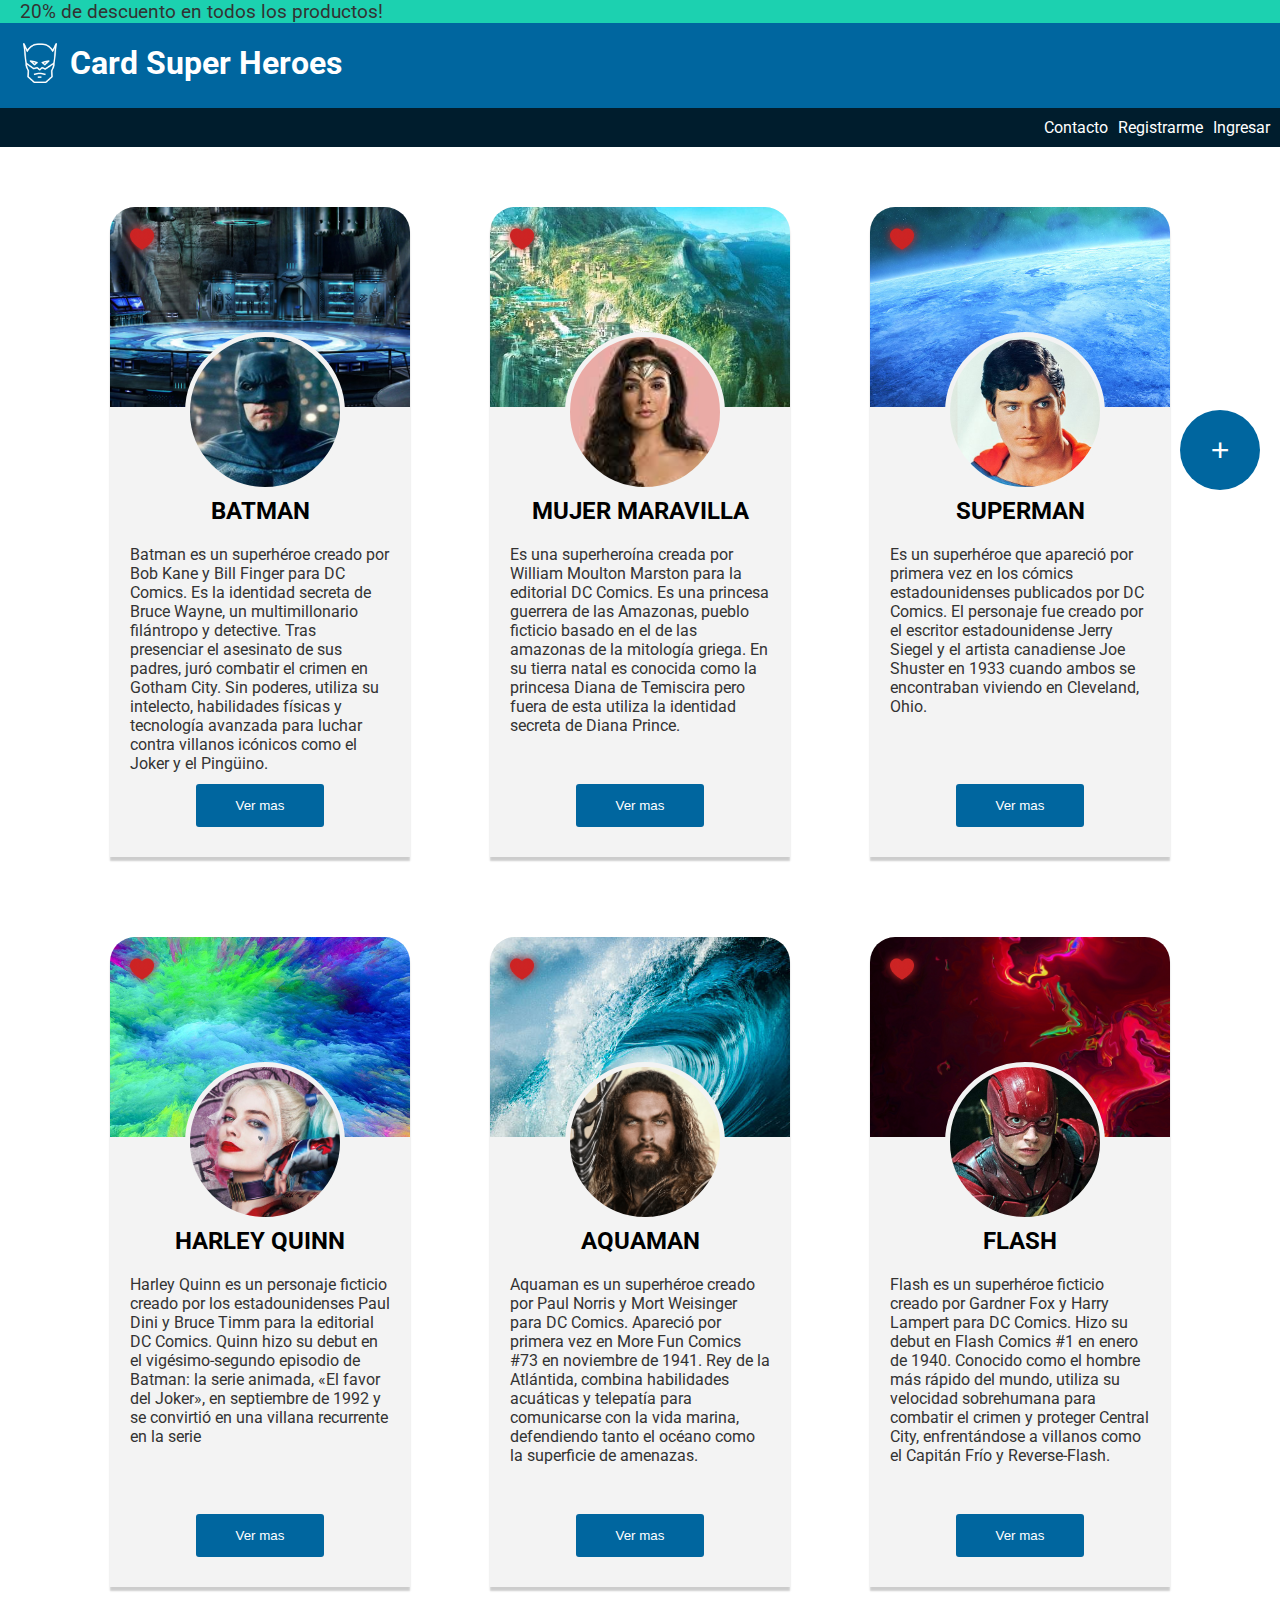
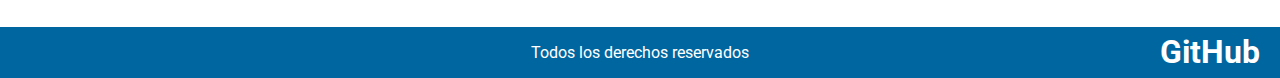
<file: index.html>
<!DOCTYPE html>
<html lang="en">

<head>
  <meta charset="UTF-8" />
  <meta name="viewport" content="width=device-width, initial-scale=1.0" />
  <link rel="stylesheet" href="index.css" />
  <title>Heroes</title>
</head>

<body>

  <div id="cabecera">

    <div id="descuento">
      <p>20% de descuento en todos los productos!</p>
    </div>

    <div id="titulo">
      <img src="./images/icons/superheroe.png" alt="Super Hero Icon" width="40" height="40" />
      <h1>Card Super Heroes</h1>
    </div>

  </div>

  <nav class="menu">
    <ul type="none">
      <li><a href="#">Contacto</a></li>
      <li><a href="#">Registrarme</a></li>
      <li><a href="#">Ingresar</a></li>
    </ul>
  </nav>

  <a href="card-form.html"><button class="nuevo" title="Crear un nuevo heroe">+</button></a>

  <section class="cards-container">

    <!-- Batman card -->
    <div class="card">
      <div class="banner banner-batman">
        <img class="like" src="./images/icons/heart.png" alt="Like" width="24" />
        <img class="like-blur" src="./images/icons/heart.png" alt="Like" width="24" />
        <div class="profile-picture batman"></div>
      </div>
      <div class="card-info">
        <h2>BATMAN</h2>
        <p>
          Batman es un superhéroe creado por Bob Kane y Bill Finger para DC
          Comics. Es la identidad secreta de Bruce Wayne, un multimillonario
          filántropo y detective. Tras presenciar el asesinato de sus padres,
          juró combatir el crimen en Gotham City. Sin poderes, utiliza su
          intelecto, habilidades físicas y tecnología avanzada para luchar
          contra villanos icónicos como el Joker y el Pingüino.
        </p>
      </div>
      <div class="button-container">
        <button title="Mas información">Ver mas</button>
      </div>
    </div>

    <!-- Wonder Woman card -->
    <div class="card">
      <div class="banner banner-wonder-woman">
        <img class="like" src="./images/icons/heart.png" alt="Like" width="24" />
        <img class="like-blur" src="./images/icons/heart.png" alt="Like" width="24" />
        <div class="profile-picture wonder-woman"></div>
      </div>
      <div class="card-info">
        <h2>MUJER MARAVILLA</h2>
        <p>
          Es una superheroína creada por William Moulton Marston para la editorial DC Comics. Es una princesa guerrera
          de las Amazonas, pueblo ficticio basado en el de las amazonas de la mitología griega. En su tierra natal es
          conocida como la princesa Diana de Temiscira pero fuera de esta utiliza la identidad secreta de Diana Prince.
        </p>
      </div>

      <div class="button-container">
        <button title="Mas información">Ver mas</button>
      </div>

    </div>

    <!-- Superman card  -->
    <div class="card">
      <div class="banner banner-superman">
        <img class="like" src="./images/icons/heart.png" alt="Like" width="24" />
        <img class="like-blur" src="./images/icons/heart.png" alt="Like" width="24" />
        <div class="profile-picture superman"></div>
      </div>
      <div class="card-info">
        <h2>SUPERMAN</h2>
        <p>
          Es un superhéroe que apareció por primera vez en los cómics estadounidenses publicados por DC Comics. El
          personaje fue creado por el escritor estadounidense Jerry Siegel y el artista canadiense Joe Shuster en 1933
          cuando ambos se encontraban viviendo en Cleveland, Ohio.
        </p>
      </div>

      <div class="button-container">
        <button title="Mas información">Ver mas</button>
      </div>

    </div>

    <!-- Harley Quinn card-->
    <div class="card">
      <div class="banner banner-harley-quinn">
        <img class="like" src="./images/icons/heart.png" alt="Like" width="24" />
        <img class="like-blur" src="./images/icons/heart.png" alt="Like" width="24" />
        <div class="profile-picture harley-quinn"></div>
      </div>
      <div class="card-info">
        <h2>HARLEY QUINN</h2>
        <p>
          Harley Quinn es un personaje ficticio creado por los estadounidenses Paul Dini y Bruce Timm para la editorial
          DC Comics. Quinn hizo su debut en el vigésimo-segundo episodio de Batman: la serie animada, «El favor del
          Joker», en septiembre de 1992 y se convirtió en una villana recurrente en la serie
        </p>
      </div>

      <div class="button-container">
        <button title="Mas información">Ver mas</button>
      </div>

    </div>

    <!--Aquaman card-->
    <div class="card">
      <div class="banner banner-aquaman">
        <img class="like" src="./images/icons/heart.png" alt="Like" width="24" />
        <img class="like-blur" src="./images/icons/heart.png" alt="Like" width="24" />
        <div class="profile-picture aquaman"></div>
      </div>
      <div class="card-info">
        <h2>AQUAMAN</h2>
        <p>
          Aquaman es un superhéroe creado por Paul Norris y Mort Weisinger para DC Comics. Apareció por primera vez en
          More Fun Comics #73 en noviembre de 1941. Rey de la Atlántida, combina habilidades acuáticas y telepatía para
          comunicarse con la vida marina, defendiendo tanto el océano como la superficie de amenazas.
        </p>
      </div>

      <div class="button-container">
        <button title="Mas información">Ver mas</button>
      </div>

    </div>

    <!--Flash card-->
    <div class="card">
      <div class="banner banner-flash">
        <img class="like" src="./images/icons/heart.png" alt="Like" width="24" />
        <img class="like-blur" src="./images/icons/heart.png" alt="Like" width="24" />
        <div class="profile-picture flash"></div>
      </div>
      <div class="card-info">
        <h2>FLASH</h2>
        <p>
          Flash es un superhéroe ficticio creado por Gardner Fox y Harry Lampert para DC Comics. Hizo su debut en Flash
          Comics #1 en enero de 1940. Conocido como el hombre más rápido del mundo, utiliza su velocidad sobrehumana
          para combatir el crimen y proteger Central City, enfrentándose a villanos como el Capitán Frío y
          Reverse-Flash.
        </p>
      </div>

      <div class="button-container">
        <button title="Mas información">Ver mas</button>
      </div>

    </div>

  </section>
  <footer>
    <div></div>
    <p>Todos los derechos reservados</p>
    <div id="link-container"><a href="https://github.com/MarioVilche/Tarjetas-de-super-heroes.git"
        target="_blank">GitHub</a></div>
  </footer>
</body>

</html>
</file>
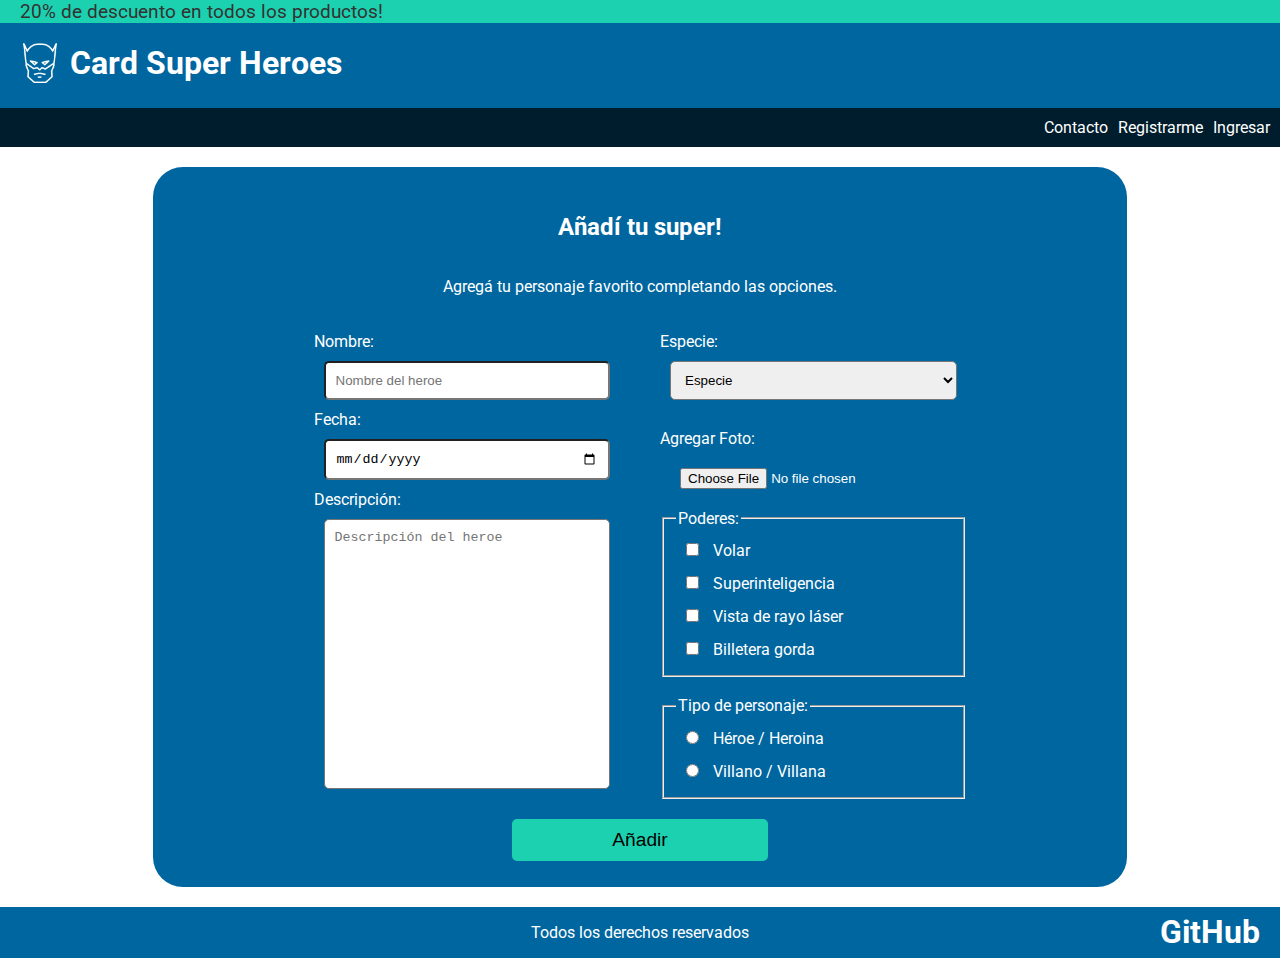
<file: card-form.html>
<!DOCTYPE html>
<html lang="en">

<head>
    <meta charset="UTF-8" />
    <meta name="viewport" content="width=device-width, initial-scale=1.0" />
    <link rel="stylesheet" href="index.css" />
    <title>Formulario Heroes</title>
</head>

<body>

    <div id="cabecera">

        <div id="descuento">
            <p>20% de descuento en todos los productos!</p>
        </div>

        <div id="titulo">
            <img src="./images/icons/superheroe.png" alt="Super Hero Icon" width="40" height="40" />
            <a href="index.html">
                <h1>Card Super Heroes</h1>
            </a>
        </div>

    </div>

    <nav class="menu">
        <ul type="none">
            <li><a href="#">Contacto</a></li>
            <li><a href="#">Registrarme</a></li>
            <li><a href="#">Ingresar</a></li>
        </ul>
    </nav>

    <section class="cards-container">
        <div class="card-form">

            <h2>Añadí tu super!</h2>
            <p>Agregá tu personaje favorito completando las opciones.</p>
            <form action="card-form.html" method="post">
                <div class="form-container">
                    <div class="column1">
                        <label for="nombre">Nombre:</label>
                        <input class="input" type="text" id="nombre" name="nombre" placeholder="Nombre del heroe"
                            required>
                        <label for="fecha">Fecha:</label>
                        <input class="input" type="date" id="fecha" name="fecha" required></input>
                        <label for="descripcion">Descripción:</label>
                        <textarea id="descripcion" name="descripcion" rows="4" placeholder="Descripción del heroe"
                            required></textarea>
                    </div>

                    <div class="column2">
                        <label for="especie">Especie:</label>
                        <select class="input" name="especie" id="especie" required>
                            <option value="" disabled selected>Especie</option>
                            <option value="humano">Humano</option>
                            <option value="extraterrestre">Extraterrestre</option>
                            <option value="mutante">Mutante</option>
                            <option value="robot">Robot</option>
                            <option value="demonio">Demonio</option>
                        </select>
                        <br>
                        <label for="foto">Agregar Foto:
                            <input class="input" type="file" id="foto" name="foto" accept="image/*"
                                required></input></label>
                        <fieldset>
                            <legend>Poderes:</legend>
                            <label>
                                <input class="input" type="checkbox" name="poder" value="Volar" required></input>
                                Volar</label>
                            <label>
                                <br>
                                <input class="input" type="checkbox" name="poder" value="Superinteligencia"
                                    required></input>
                                Superinteligencia</label>
                            <br>
                            <label>
                                <input class="input" type="checkbox" name="poder" value="Vista de rayo láser"
                                    required></input> Vista
                                de
                                rayo
                                láser</label>
                            <br>
                            <label>
                                <input class="input" type="checkbox" name="poder" value="Billetera gorda"
                                    required></input> Billetera
                                gorda</label>
                        </fieldset>
                        <br>
                        <fieldset>
                            <legend>Tipo de personaje:</legend>
                            <label>
                                <input class="input" type="radio" name="tipo" value="Héroe / Heroina" required></input>
                                Héroe /
                                Heroina</label>
                            <br>
                            <label>
                                <input class="input" type="radio" name="tipo" value="Villano / Villana"
                                    required></input> Villano /
                                Villana</label>
                        </fieldset>
                    </div>
                    <br>
                </div>
                <button type="submit">Añadir</button>
            </form>
        </div>
    </section>
    <footer>
        <div></div>
        <p>Todos los derechos reservados</p>
        <div id="link-container"><a href="https://github.com/MarioVilche/Formulario-para-superheroes.git"
                target="_blank">GitHub</a></div>
    </footer>
</body>

</html>
</file>
<file: index.css>
@import url('https://fonts.googleapis.com/css2?family=Roboto:ital,wght@0,100..900;1,100..900&display=swap');

body {
    font-family: Roboto, sans-serif;
    margin: 0;
    padding: 0;
}

#cabecera {
    background-color: #00669F;
    color: white;
    padding: 0;
    margin: 0;
}

#descuento {
    font-size: 1.2em;
    color: #333;
    background-color: #1CD1B0;
    padding-left: 20px;
}

#descuento p {
    margin: 0;
    padding: 0;
}

#titulo {
    display: flex;
    align-items: center;
    column-gap: 10px;
    color: white;
    margin: 0;
    padding-left: 20px;
    padding-bottom: 4px;
}

#titulo a {
    text-decoration: none;
    color: white;
}

.nuevo {
    position: fixed;
    top: 50%;
    right: 20px;
    background-color: #00669F;
    color: white;
    width: 80px;
    height: 80px;
    padding: 0;
    margin-top: -40px;
    border-radius: 50%;
    border: none;
    cursor: pointer;
    font-size: 32px;
    z-index: 100;
}

header h1 {
    padding: 20px;
    margin: 0;
    padding: 0;
}

.menu {
    display: flex;
    justify-content: flex-end;
    align-items: center;
    background-color: #001D2D;
    color: white;
    padding: 0;
    margin: 0;
}

.menu ul {
    list-style: none;
    margin: 0;
    padding: 10px;
    display: flex;
    column-gap: 10px;
}

.menu li a {
    text-decoration: none;
    color: white;
}

.cards-container {
    display: flex;
    justify-content: center;
    align-items: center;
    flex-wrap: wrap;
    margin-top: 20px;
}

.card {
    position: relative;
    width: 300px;
    height: 650px;
    display: flex;
    flex-direction: column;
    justify-content: center;
    background-color: #F3F3F3;
    border-radius: 25px 25px 0px 0px;
    margin: 40px;
    box-shadow: 0 4px 2px rgba(0, 0, 0, 0.2);
}

.banner {
    position: absolute;
    background-image: url(./images/banners/batman.jpg);
    width: 100%;
    height: 200px;
    border-radius: 25px 25px 0px 0px;
    top: 0;
}

.like {
    position: absolute;
    top: 20px;
    left: 20px;
}

.like-blur {
    position: absolute;
    top: 20px;
    left: 20px;
    filter: blur(5px);
}

.profile-picture {
    position: absolute;
    top: 125px;
    left: 75px;
    width: 150px;
    height: 150px;
    border-radius: 50%;
    border: 5px solid #f3f3f3;
}

.card-info {
    position: absolute;
    top: 200px;
    display: flex;
    flex-direction: column;
    align-items: center;
    margin-top: 50px;
    padding: 20px;

}

.card-info p {
    color: #333333;
    margin-top: 0;
}

.button-container {
    display: flex;
    justify-content: center;
    align-items: center;
    margin-top: 20px;
}

.card button {
    position: absolute;
    bottom: 30px;
    background-color: #00669F;
    color: white;
    border: none;
    border-radius: 3px;
    padding: 14px 40px;
    cursor: pointer;
}

footer {
    display: flex;
    justify-content: space-between;
    align-items: center;
    background-color: #00669F;
    color: white;
}

#link-container {
    display: flex;
    justify-content: right;
    align-items: center;
}

footer a {
    color: white;
    text-decoration: none;
    font-weight: bold;
    text-align: right;
    font-size: 2em;
    padding-right: 20px;
}

footer div {
    width: 20%;
}

.batman {
    background-image: url(./images/profile-pictures/batman-profile.jpg);
    background-position: -146px 5px;
    background-size: 270%;
}

.banner-batman {
    background-image: url(./images/banners/batman.jpg);
    background-size: 200%;
    background-position: -200px;
}

.wonder-woman {
    background-image: url(./images/profile-pictures/wonder-woman-profile.jpg);
    background-position: -110px 0px;
    background-size: 240%;
}

.banner-wonder-woman {
    background-image: url(./images/banners/wonder-woman.jpg);
    background-size: 190%;
    background-position: -190px;
}

.superman {
    background-image: url(./images/profile-pictures/superman-profile.jpg);
    background-position: -135px 0px;
    background-size: 95%;
}

.banner-superman {
    background-image: url(./images/banners/superman.jpg);
    background-size: 200%;
    background-position: -200px;
}

.harley-quinn {
    background-image: url(./images/profile-pictures/harley-quinn-profile.jpg);
    background-position: -70px -7px;
    background-size: 200%;
}

.banner-harley-quinn {
    background-image: url(./images/banners/harley-quinn.jpg);
    background-size: 200%;
    background-position: -215px;
}

.aquaman {
    background-image: url(./images/profile-pictures/aquaman-profile.png);
    background-position: -50px -10px;
    background-size: 170%;
}

.banner-aquaman {
    background-image: url(./images/banners/aquaman.jpg);
    background-size: 130%;
    background-position: 0px;
}

.flash {
    background-image: url(./images/profile-pictures/flash-profile.jpg);
    background-position: -48px 0px;
    background-size: 170%;
}

.banner-flash {
    background-image: url(./images/banners/flash.jpg);
    background-size: 200%;
    background-position: 0px;
}

.card-form {
    display: flex;
    flex-direction: column;
    align-items: center;
    justify-content: center;
    margin-bottom: 20px;
    padding: 10px;
    width: 954px;
    height: 700px;
    background-color: #00669F;
    border-radius: 30px;
    color: white;
}

.form-container {
    display: flex;
    box-sizing: border-box;
    justify-content: space-around;
}

.card-form form .input {
    padding: 10px;
    margin: 10px;
    border-radius: 5px;
}

.card-form form textarea {
    padding: 10px;
    margin: 10px;
    border-radius: 5px;
    height: 100%;
    resize: none;
}

.check-container {
    display: block;
}

fieldset {
    display: inline-block;
}

.column1 {
    width: 50%;
    margin: 20px;
    display: flex;
    flex-direction: column;
    justify-content: stretch;
}

.column2 {
    width: 50%;
    margin: 20px;
    display: flex;
    flex-direction: column;
    justify-content: stretch;
}

form button {
    background-color: #1CD1B0;
    color: black;
    border: none;
    border-radius: 5px;
    padding: 10px 100px;
    cursor: pointer;
    font-size: larger;
    font-style: bold;
}

.cards-container form {
    display: flex;
    flex-direction: column;
    align-items: center;
    justify-content: center;
    width: 100%;
}
</file>
